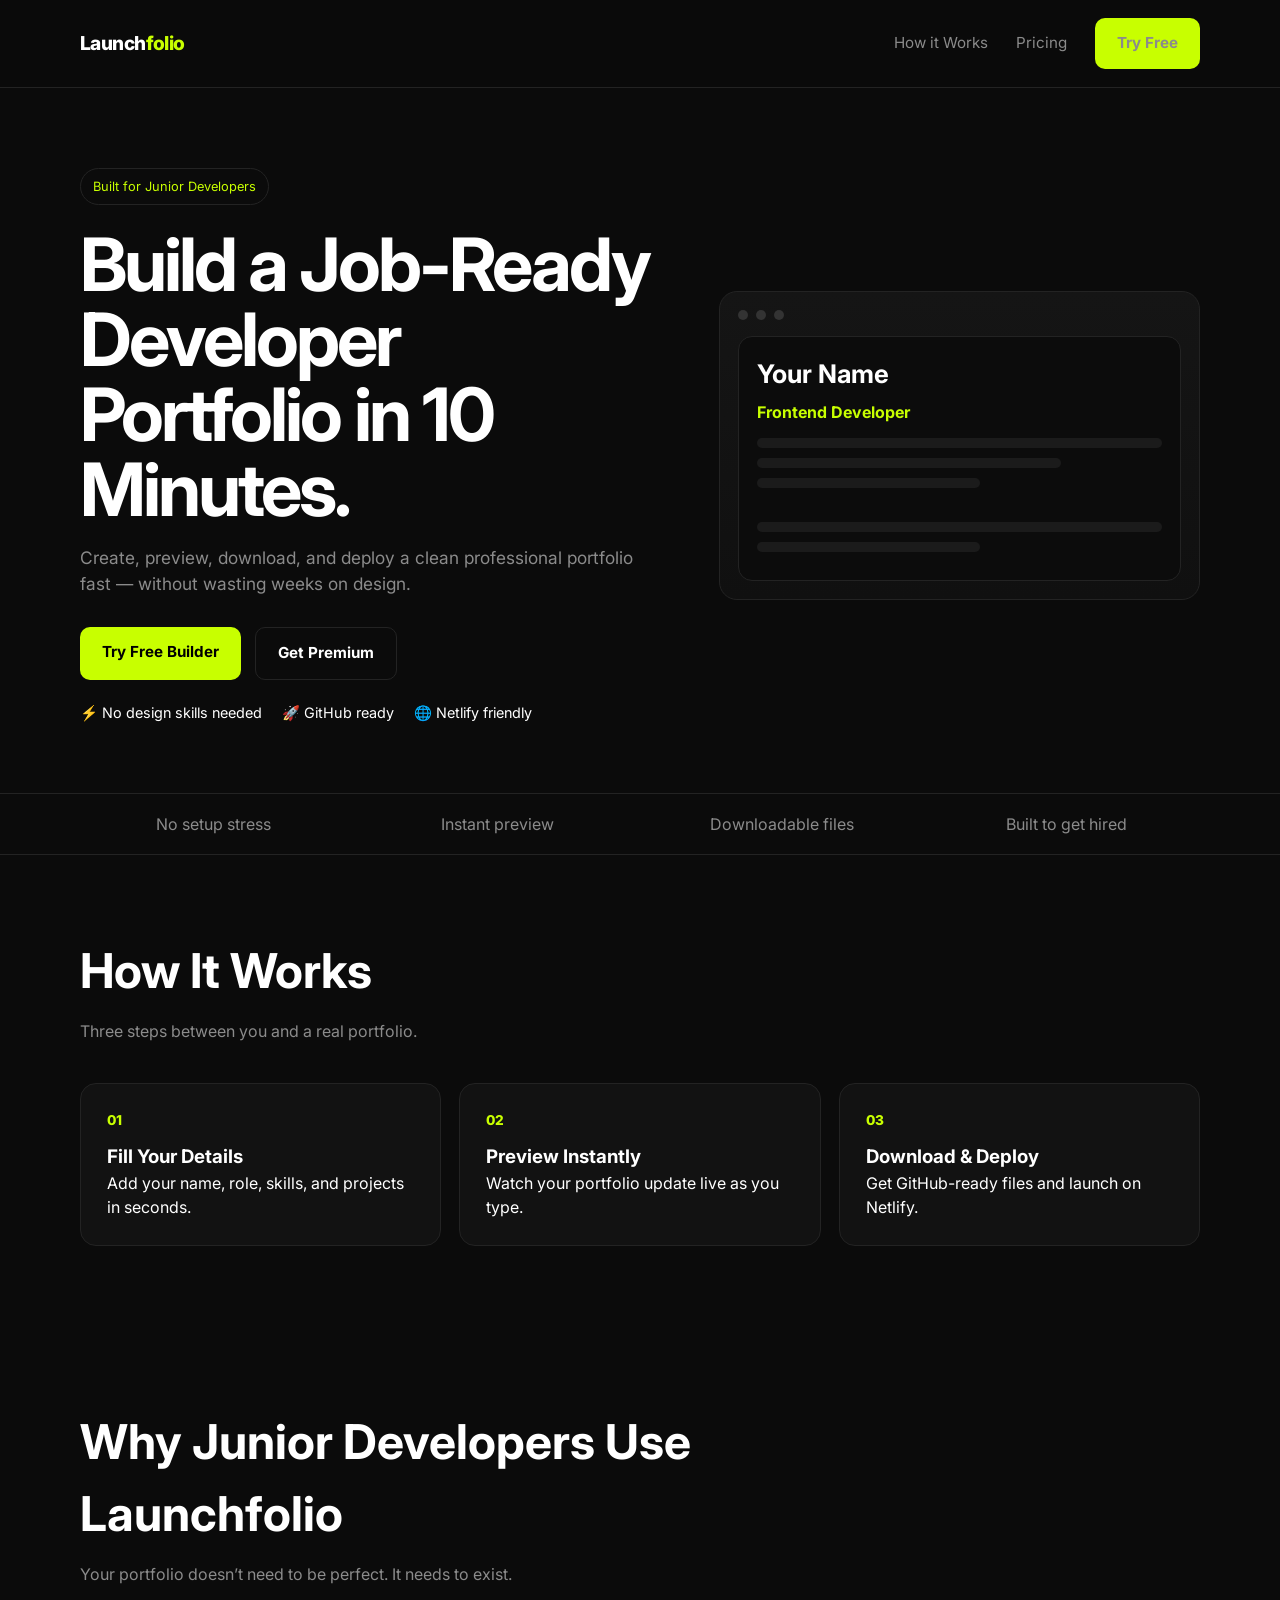
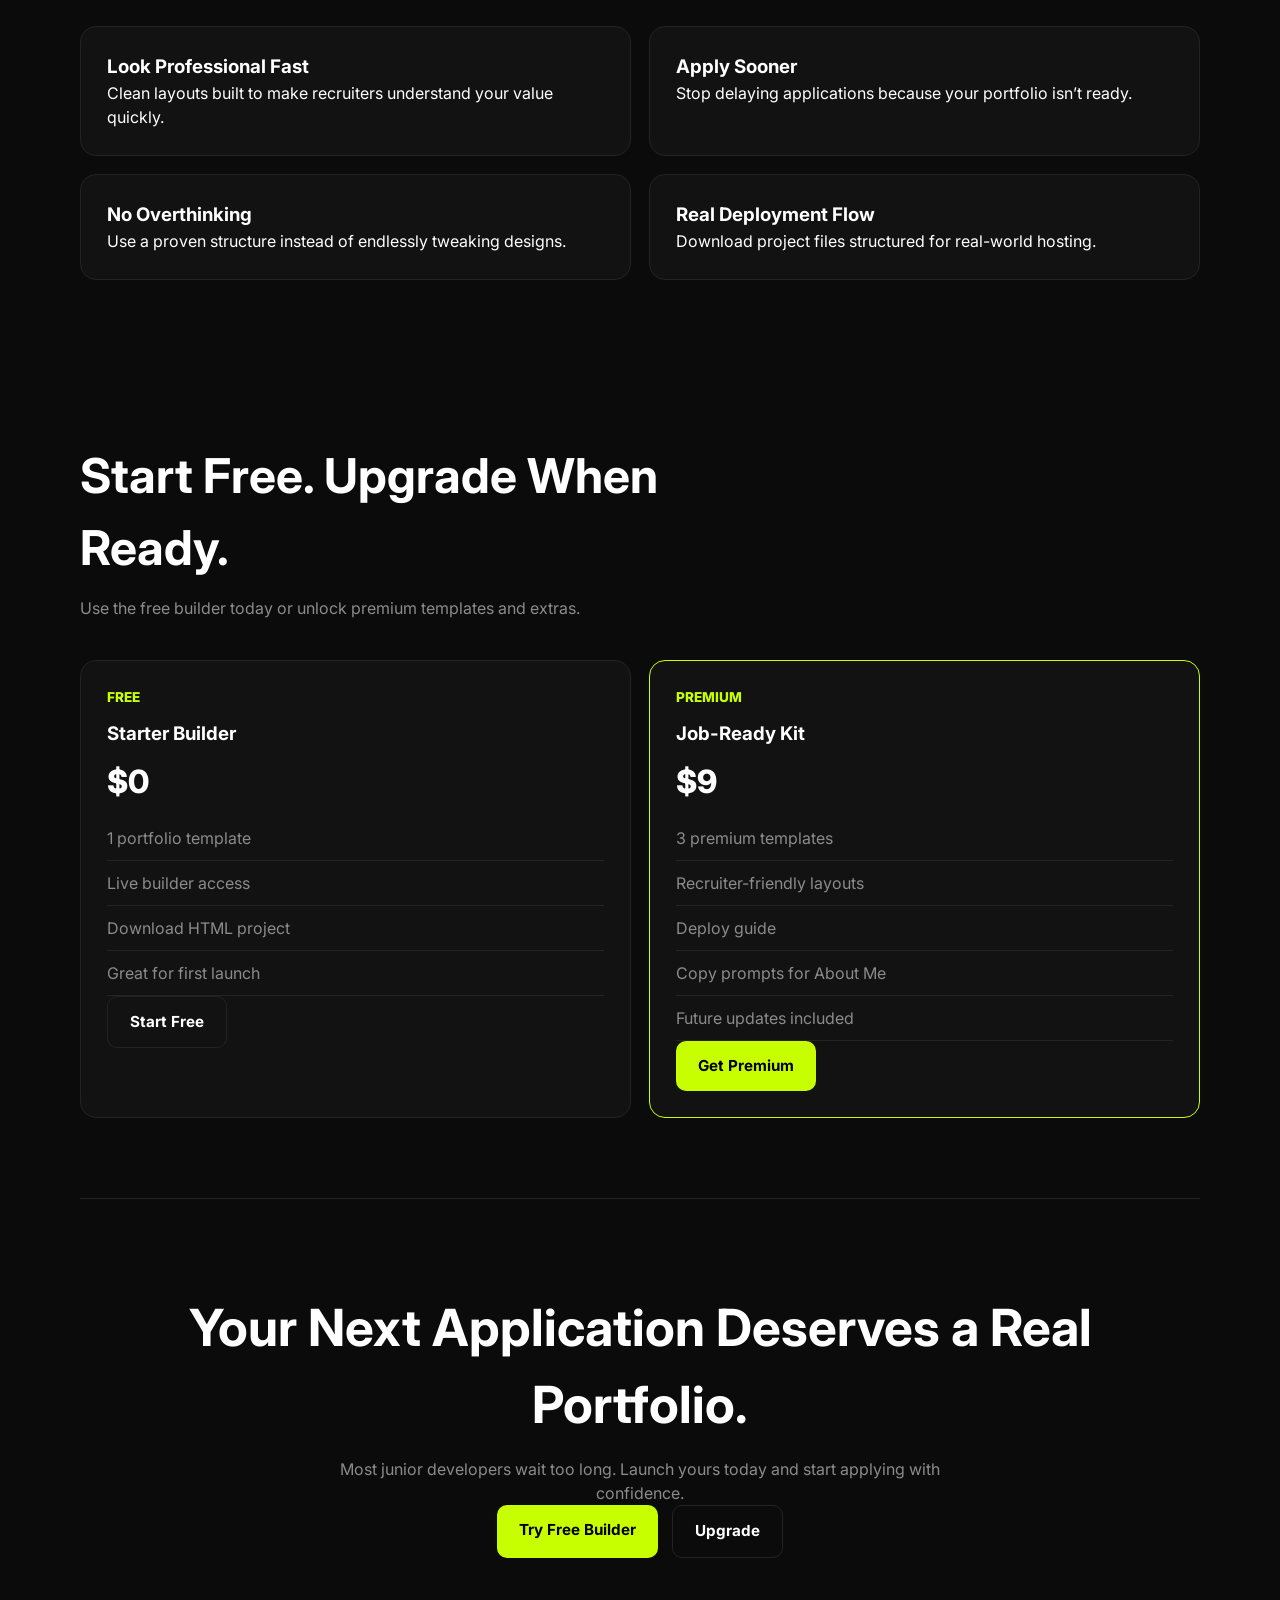
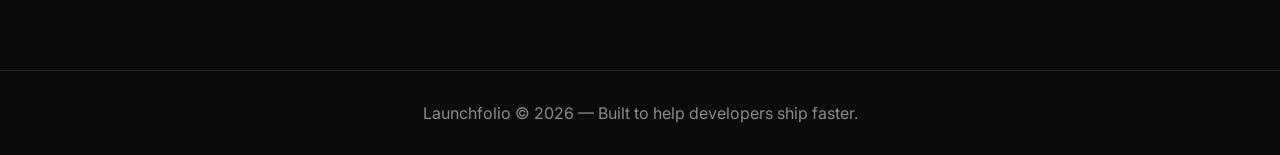
<file: Launchfolio/index.html>
<!DOCTYPE html>
<html lang="en">
<head>
<meta charset="UTF-8">
<meta name="viewport" content="width=device-width, initial-scale=1.0">
<title>Launchfolio — Build a Job-Ready Developer Portfolio in 10 Minutes</title>

<link rel="stylesheet" href="style.css">
<link href="https://fonts.googleapis.com/css2?family=Inter:wght@400;600;700;800&display=swap" rel="stylesheet">
</head>

<body>

<nav>
  <div class="container nav-wrap">
    <div class="logo">Launch<span>folio</span></div>

    <div class="nav-links">
      <a href="#how">How it Works</a>
      <a href="#pricing">Pricing</a>
      <a href="generator.html" class="btn btn-primary">Try Free</a>
    </div>
  </div>
</nav>

<header class="container hero">

  <div>
    <div class="badge">Built for Junior Developers</div>

    <h1>Build a Job-Ready Developer Portfolio in 10 Minutes.</h1>

    <p>
      Create, preview, download, and deploy a clean professional portfolio fast — without wasting weeks on design.
    </p>

    <div class="hero-actions">
      <a href="generator.html" class="btn btn-primary">Try Free Builder</a>
      <a href="https://imranntenje.gumroad.com/l/aqnuqg" class="btn btn-secondary">Get Premium</a>
    </div>

    <div class="mini-proof">
      <div>⚡ <span>No design skills needed</span></div>
      <div>🚀 <span>GitHub ready</span></div>
      <div>🌐 <span>Netlify friendly</span></div>
    </div>
  </div>

  <div class="mockup">
    <div class="mock-top">
      <div class="dot"></div>
      <div class="dot"></div>
      <div class="dot"></div>
    </div>

    <div class="screen">
      <h3>Your Name</h3>
      <div class="role">Frontend Developer</div>
      <div class="block"></div>
      <div class="block mid"></div>
      <div class="block short"></div>
      <br>
      <div class="block"></div>
      <div class="block short"></div>
    </div>
  </div>

</header>

<div class="trust">
  <div class="container trust-grid">
    <div>No setup stress</div>
    <div>Instant preview</div>
    <div>Downloadable files</div>
    <div>Built to get hired</div>
  </div>
</div>

<section class="container" id="how">

  <div class="section-head">
    <h2>How It Works</h2>
    <p>Three steps between you and a real portfolio.</p>
  </div>

  <div class="steps">

    <div class="card">
      <div class="num">01</div>
      <h3>Fill Your Details</h3>
      <p>Add your name, role, skills, and projects in seconds.</p>
    </div>

    <div class="card">
      <div class="num">02</div>
      <h3>Preview Instantly</h3>
      <p>Watch your portfolio update live as you type.</p>
    </div>

    <div class="card">
      <div class="num">03</div>
      <h3>Download & Deploy</h3>
      <p>Get GitHub-ready files and launch on Netlify.</p>
    </div>

  </div>
</section>

<section class="container">

  <div class="section-head">
    <h2>Why Junior Developers Use Launchfolio</h2>
    <p>Your portfolio doesn’t need to be perfect. It needs to exist.</p>
  </div>

  <div class="benefits">

    <div class="card">
      <h3>Look Professional Fast</h3>
      <p>Clean layouts built to make recruiters understand your value quickly.</p>
    </div>

    <div class="card">
      <h3>Apply Sooner</h3>
      <p>Stop delaying applications because your portfolio isn’t ready.</p>
    </div>

    <div class="card">
      <h3>No Overthinking</h3>
      <p>Use a proven structure instead of endlessly tweaking designs.</p>
    </div>

    <div class="card">
      <h3>Real Deployment Flow</h3>
      <p>Download project files structured for real-world hosting.</p>
    </div>

  </div>

</section>

<section class="container" id="pricing">

  <div class="section-head">
    <h2>Start Free. Upgrade When Ready.</h2>
    <p>Use the free builder today or unlock premium templates and extras.</p>
  </div>

  <div class="pricing">

    <div class="price-card">
      <div class="tag">FREE</div>
      <h3>Starter Builder</h3>
      <div class="price">$0</div>

      <ul class="list">
        <li>1 portfolio template</li>
        <li>Live builder access</li>
        <li>Download HTML project</li>
        <li>Great for first launch</li>
      </ul>

      <a href="generator.html" class="btn btn-secondary">Start Free</a>
    </div>

    <div class="price-card featured">
      <div class="tag">PREMIUM</div>
      <h3>Job-Ready Kit</h3>
      <div class="price">$9</div>

      <ul class="list">
        <li>3 premium templates</li>
        <li>Recruiter-friendly layouts</li>
        <li>Deploy guide</li>
        <li>Copy prompts for About Me</li>
        <li>Future updates included</li>
      </ul>

      <a href="https://imranntenje.gumroad.com/l/aqnuqg" class="btn btn-primary">Get Premium</a>
    </div>

  </div>

</section>

<section class="cta container">

  <h2>Your Next Application Deserves a Real Portfolio.</h2>

  <p>
    Most junior developers wait too long. Launch yours today and start applying with confidence.
  </p>

  <div class="hero-actions" style="justify-content:center;">
    <a href="generator.html" class="btn btn-primary">Try Free Builder</a>
    <a href="https://imranntenje.gumroad.com/l/aqnuqg" class="btn btn-secondary">Upgrade</a>
  </div>

</section>

<footer>
  Launchfolio © 2026 — Built to help developers ship faster.
</footer>

</body>
</html>
</file>
<file: Launchfolio/style.css>
:root{
--bg:#0b0b0b;
--surface:#121212;
--line:#232323;
--text:#ffffff;
--muted:#8b8b8b;
--accent:#c8ff00;
}

*{
margin:0;
padding:0;
box-sizing:border-box;
}

html{
scroll-behavior:smooth;
}

body{
font-family:'Inter',sans-serif;
background:var(--bg);
color:var(--text);
line-height:1.5;
}

.container{
width:min(1120px,92%);
margin:auto;
}

/* NAV */
nav{
position:sticky;
top:0;
z-index:50;
background:rgba(11,11,11,.9);
backdrop-filter:blur(10px);
border-bottom:1px solid var(--line);
}

.nav-wrap{
display:flex;
justify-content:space-between;
align-items:center;
padding:18px 0;
}

.logo{
font-size:1.2rem;
font-weight:800;
letter-spacing:-0.03em;
}

.logo span{
color:var(--accent);
}

.nav-links{
display:flex;
gap:28px;
align-items:center;
}

.nav-links a{
text-decoration:none;
color:var(--muted);
font-size:.95rem;
transition:.2s;
}

.nav-links a:hover{
color:var(--text);
}

/* BUTTONS */
.btn{
display:inline-block;
padding:14px 22px;
border-radius:10px;
text-decoration:none;
font-weight:700;
font-size:.95rem;
transition:.2s ease;
}

.btn-primary{
background:var(--accent);
color:#000;
}

.btn-primary:hover{
transform:translateY(-2px);
box-shadow:0 10px 30px rgba(200,255,0,.15);
}

.btn-secondary{
border:1px solid var(--line);
color:var(--text);
}

.btn-secondary:hover{
border-color:var(--accent);
color:var(--accent);
}

/* HERO */
.hero{
padding:80px 0 70px;
display:grid;
grid-template-columns:1.1fr .9fr;
gap:50px;
align-items:center;
}

.badge{
display:inline-block;
padding:8px 12px;
border:1px solid var(--line);
border-radius:999px;
font-size:.8rem;
color:var(--accent);
margin-bottom:22px;
}

.hero h1{
font-size:clamp(2.4rem,6vw,4.6rem);
line-height:1.02;
letter-spacing:-0.04em;
margin-bottom:18px;
}

.hero p{
font-size:1.08rem;
color:var(--muted);
max-width:580px;
margin-bottom:30px;
}

.hero-actions{
display:flex;
gap:14px;
flex-wrap:wrap;
margin-bottom:22px;
}

.mini-proof{
display:flex;
gap:20px;
flex-wrap:wrap;
font-size:.9rem;
color:var(--muted);
}

.mini-proof span{
color:var(--text);
}

/* MOCKUP */
.mockup{
background:linear-gradient(180deg,#151515,#101010);
border:1px solid var(--line);
border-radius:18px;
padding:18px;
}

.mock-top{
display:flex;
gap:8px;
margin-bottom:16px;
}

.dot{
width:10px;
height:10px;
border-radius:50%;
background:#333;
}

.screen{
border:1px solid var(--line);
border-radius:14px;
padding:18px;
background:#0c0c0c;
}

.screen h3{
font-size:1.6rem;
margin-bottom:6px;
}

.role{
color:var(--accent);
font-weight:700;
margin-bottom:14px;
}

.block{
height:10px;
border-radius:999px;
background:#1b1b1b;
margin-bottom:10px;
}

.block.short{width:55%;}
.block.mid{width:75%;}

/* TRUST */
.trust{
border-top:1px solid var(--line);
border-bottom:1px solid var(--line);
padding:18px 0;
}

.trust-grid{
display:grid;
grid-template-columns:repeat(4,1fr);
gap:18px;
text-align:center;
color:var(--muted);
}

/* SECTIONS */
section{
padding:80px 0;
}

.section-head{
max-width:700px;
margin-bottom:40px;
}

.section-head h2{
font-size:clamp(2rem,5vw,3rem);
margin-bottom:12px;
}

.section-head p{
color:var(--muted);
}

/* CARDS */
.steps,.benefits,.pricing{
display:grid;
gap:18px;
}

.steps{grid-template-columns:repeat(3,1fr);}
.benefits{grid-template-columns:repeat(2,1fr);}
.pricing{grid-template-columns:1fr 1fr;}

.card,.price-card{
background:var(--surface);
border:1px solid var(--line);
border-radius:16px;
padding:26px;
}

.num,.tag{
color:var(--accent);
font-weight:800;
font-size:.85rem;
margin-bottom:12px;
}

.price{
font-size:2rem;
font-weight:800;
margin:10px 0;
}

.list{
list-style:none;
margin-top:10px;
}

.list li{
padding:10px 0;
border-bottom:1px solid var(--line);
color:var(--muted);
}

.featured{
border-color:var(--accent);
}

/* CTA */
.cta{
text-align:center;
padding:90px 0;
border-top:1px solid var(--line);
}

.cta h2{
font-size:clamp(2rem,5vw,3.2rem);
margin-bottom:14px;
}

.cta p{
color:var(--muted);
max-width:600px;
margin:auto;
}

/* FOOTER */
footer{
padding:30px 0;
border-top:1px solid var(--line);
text-align:center;
color:var(--muted);
}

/* MOBILE */
@media(max-width:900px){
.hero,.steps,.benefits,.pricing,.trust-grid{
grid-template-columns:1fr;
}

.nav-links{
display:none;
}
}
</file>
